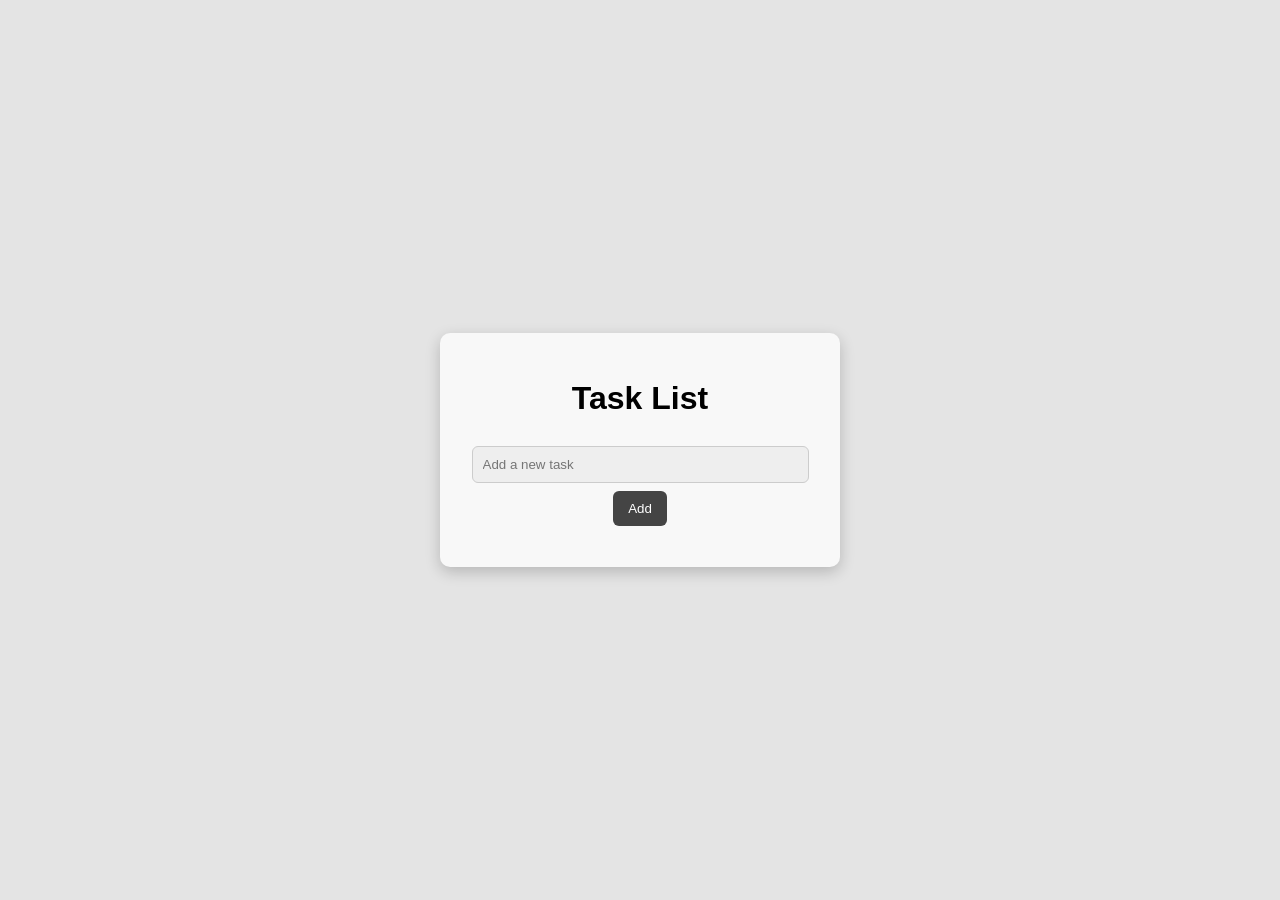
<file: week-7/To_do_2/index.html>
<!DOCTYPE html>
<html>
<meta charset="UTF-8">
<head>
<title>Minimal Todo</title>
<link rel="stylesheet" href="style.css">
</head>

<body>

<div class="todo-container">

<h1>Task List</h1>

<div class="task-input">
<input type="text" id="taskInput" placeholder="Add a new task">
<button onclick="addTask()">Add</button>
</div>

<ul id="taskList"></ul>

</div>

<script src="script.js"></script>

</body>
</html>
</file>
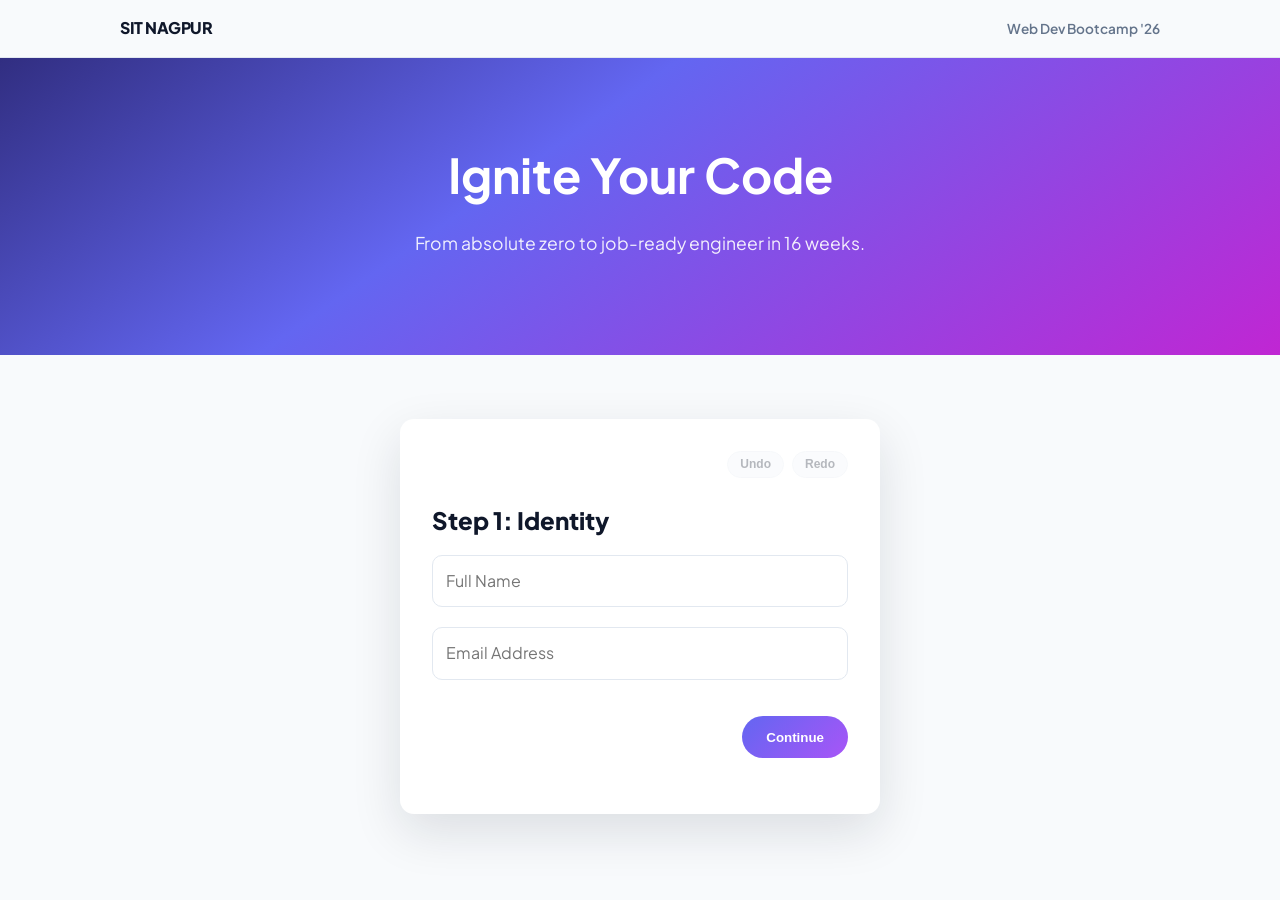
<file: boot_camp.html>
<!DOCTYPE html>
<html lang="en">
<head>
  <meta charset="UTF-8" />
  <meta name="viewport" content="width=device-width, initial-scale=1.0" />
  <title>SIT Nagpur | Web Dev Bootcamp</title>
  <link rel="preconnect" href="https://fonts.googleapis.com" />
  <link rel="preconnect" href="https://fonts.gstatic.com" crossorigin />
  <link href="https://fonts.googleapis.com/css2?family=Plus+Jakarta+Sans:wght@500;600;700;800&display=swap" rel="stylesheet" />
  <style>
    :root {
      --ink: #0f172a; --muted: #64748b; --line: #e2e8f0; --surface: #ffffff;
      --accent: #6366f1; --accent2: #a855f7; --wa: #25d366; --radius: 14px;
      --shadow: 0 18px 50px rgba(15, 23, 42, 0.12);
      --font: "Plus Jakarta Sans", system-ui, sans-serif;
    }

    * { box-sizing: border-box; }
    body { margin: 0; font-family: var(--font); color: var(--ink); background: #f8fafc; line-height: 1.55; overflow-x: hidden; }
    .wrap { width: min(1040px, 92%); margin-inline: auto; }

    /* Header & Hero */
    .header { position: sticky; top: 0; z-index: 50; background: rgba(248, 250, 252, 0.92); backdrop-filter: blur(10px); border-bottom: 1px solid var(--line); padding: 1rem 0; }
    .hero { background: linear-gradient(145deg, #312e81 0%, #6366f1 40%, #c026d3 100%); color: #fff; padding: 5rem 0; text-align: center; }
    
    /* Wizard Styles */
    .section { padding: 4rem 0; }
    .card { background: var(--surface); border-radius: var(--radius); padding: 2rem; box-shadow: var(--shadow); max-width: 480px; margin: auto; }
    .form-step { display: none; animation: rise 0.4s ease both; }
    .form-step.active { display: block; }
    
    h2 { font-size: 1.5rem; margin-bottom: 1rem; font-weight: 800; }
    input, select { 
      width: 100%; padding: 0.8rem; margin-bottom: 1.25rem; 
      border: 1px solid var(--line); border-radius: 10px; font: inherit; 
      transition: border-color 0.2s;
    }
    input:focus { outline: none; border-color: var(--accent); }

    .toolbar { display: flex; gap: 0.5rem; margin-bottom: 1.5rem; justify-content: flex-end; }
    .btn { 
      display: inline-flex; align-items: center; justify-content: center; 
      padding: 0.8rem 1.5rem; border-radius: 99px; border: none; 
      font-weight: 700; cursor: pointer; transition: all 0.2s;
    }
    .btn-primary { background: linear-gradient(135deg, var(--accent), var(--accent2)); color: white; }
    .btn-primary:hover { transform: translateY(-2px); box-shadow: 0 8px 20px rgba(99, 102, 241, 0.3); }
    .btn-mini { font-size: 0.75rem; padding: 0.35rem 0.75rem; background: #f1f5f9; color: var(--ink); border: 1px solid var(--line); }
    .btn-mini:disabled { opacity: 0.3; cursor: not-allowed; }
    
    .step-nav { display: flex; justify-content: space-between; gap: 1rem; margin-top: 1rem; }
    .btn-back { background: transparent; color: var(--muted); border: 1px solid var(--line); }

    @keyframes rise { from { opacity: 0; transform: translateY(15px); } to { opacity: 1; transform: translateY(0); } }
  </style>
</head>
<body>

  <header class="header">
    <div class="wrap" style="display:flex; justify-content:space-between; align-items:center;">
      <strong style="font-weight: 800; letter-spacing: -0.5px;">SIT NAGPUR</strong>
      <div style="font-size: 0.85rem; font-weight: 600; color: var(--muted);">Web Dev Bootcamp '26</div>
    </div>
  </header>

  <main>
    <section class="hero">
      <div class="wrap">
        <h1 style="font-size: 3rem; margin: 0;">Ignite Your Code</h1>
        <p style="opacity: 0.9; font-size: 1.1rem;">From absolute zero to job-ready engineer in 16 weeks.</p>
      </div>
    </section>

    <section class="section">
      <div class="wrap">
        <div class="card">
          <div class="toolbar">
            <button type="button" class="btn btn-mini" id="undoBtn" disabled title="Alt+Z">Undo</button>
            <button type="button" class="btn btn-mini" id="redoBtn" disabled title="Alt+Y">Redo</button>
          </div>

          <form id="applyForm">
            <div class="form-step active" data-step="1">
              <h2>Step 1: Identity</h2>
              <input name="name" type="text" placeholder="Full Name" required />
              <input name="email" type="email" placeholder="Email Address" required />
            </div>

            <div class="form-step" data-step="2">
              <h2>Step 2: Experience</h2>
              <select name="experience" required>
                <option value="">Choose Skill Level</option>
                <option>Beginner (Zero experience)</option>
                <option>Basic (Knows HTML/CSS)</option>
                <option>Intermediate (Knows JS)</option>
              </select>
              <input name="phone" type="tel" placeholder="Phone Number" required />
            </div>

            <div class="step-nav">
              <button type="button" class="btn btn-back" id="prevBtn" style="visibility:hidden">Back</button>
              <button type="button" class="btn btn-primary" id="nextBtn">Continue</button>
            </div>
          </form>
          <p id="formNote" style="text-align:center; font-weight: 700; color:#15803d; margin-top:1.5rem;"></p>
        </div>
      </div>
    </section>
  </main>

  <script>
    (function() {
      const form = document.getElementById("applyForm");
      const steps = document.querySelectorAll(".form-step");
      const nextBtn = document.getElementById("nextBtn");
      const prevBtn = document.getElementById("prevBtn");
      const undoBtn = document.getElementById("undoBtn");
      const redoBtn = document.getElementById("redoBtn");
      let currentStep = 1;

      // --- Navigation Management ---
      const updateStep = (direction) => {
        steps[currentStep - 1].classList.remove("active");
        currentStep += direction;
        steps[currentStep - 1].classList.add("active");
        
        prevBtn.style.visibility = currentStep === 1 ? "hidden" : "visible";
        nextBtn.textContent = currentStep === steps.length ? "Apply Now" : "Continue";
      };

      nextBtn.addEventListener("click", () => {
        const inputs = steps[currentStep - 1].querySelectorAll('input, select');
        const isValid = Array.from(inputs).every(input => input.checkValidity());
        
        if (!isValid) {
          form.reportValidity();
          return;
        }

        if (currentStep < steps.length) updateStep(1);
        else form.requestSubmit();
      });

      prevBtn.addEventListener("click", () => updateStep(-1));

      // --- State Management (Undo/Redo) ---
      const getFields = () => ({
        name: form.elements.name.value,
        email: form.elements.email.value,
        phone: form.elements.phone.value,
        experience: form.elements.experience.value
      });

      let stack = [getFields()], i = 0, timer;

      const setFields = (state) => {
        form.elements.name.value = state.name;
        form.elements.email.value = state.email;
        form.elements.phone.value = state.phone;
        form.elements.experience.value = state.experience;
        updateUI();
      };

      const updateUI = () => {
        undoBtn.disabled = i <= 0;
        redoBtn.disabled = i >= stack.length - 1;
      };

      form.addEventListener("input", () => {
        clearTimeout(timer);
        timer = setTimeout(() => {
          const currentState = getFields();
          if (JSON.stringify(currentState) === JSON.stringify(stack[i])) return;
          
          stack = stack.slice(0, i + 1);
          stack.push(currentState);
          i = stack.length - 1;
          updateUI();
        }, 300);
      });

      undoBtn.onclick = () => { if (i > 0) setFields(stack[--i]); };
      redoBtn.onclick = () => { if (i < stack.length - 1) setFields(stack[++i]); };

      // Shortcuts (Alt+Z / Alt+Y)
      window.onkeydown = (e) => {
        if (!e.altKey) return;
        if (e.key.toLowerCase() === "z") { e.preventDefault(); undoBtn.click(); }
        if (e.key.toLowerCase() === "y") { e.preventDefault(); redoBtn.click(); }
      };

      // Form Submission
      form.onsubmit = (e) => {
        e.preventDefault();
        document.getElementById("formNote").textContent = "Submission Received! We'll reach out within 24h.";
        form.reset();
        stack = [getFields()]; i = 0; updateUI();
        updateStep(-(currentStep - 1));
      };
    })();
  </script>
</body>
</html>
</file>
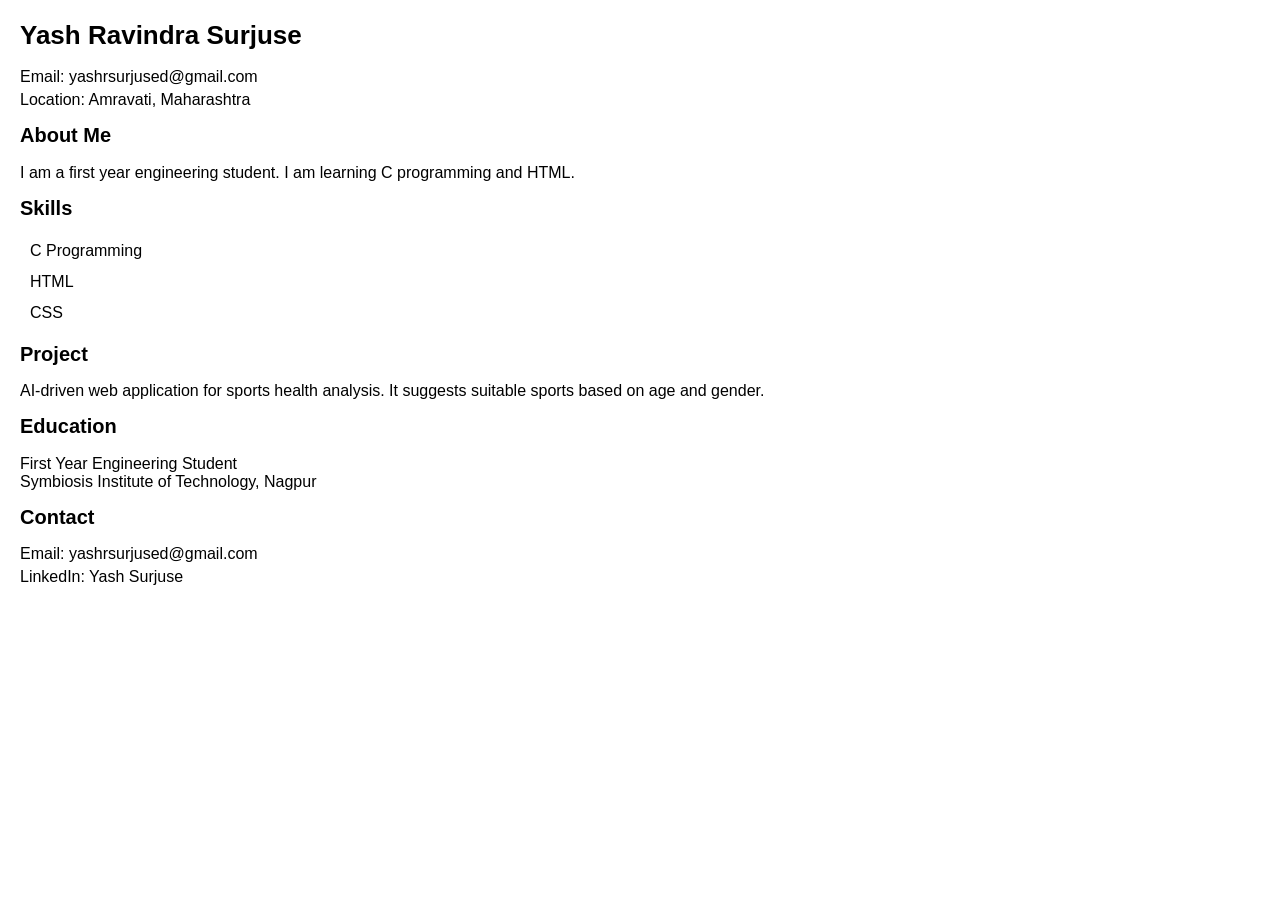
<file: week-1/portfolio.html>
<!DOCTYPE html>
<html>
<head>
    <title>My Portfolio</title>
    <style>
       
        body {
            font-family: Arial, sans-serif;
            color: black;
            margin: 20px;
        }

        h1 {
            font-size: 26px;
        }

        h2 {
            font-size: 20px;
            margin-top: 15px;
        }

        p {
            margin: 5px 0;
        }

        ul {
            list-style-type: none; /* remove bullets */
            padding: 0;
        }

        ul li {
            
       /* light gray */
            padding: 5px 10px;
            margin: 3px 5px 3px 0;
            border-radius: 5px;
        }

        a {
            color: black;
            text-decoration: none;
        }
    </style>
</head>
<body>

    <h1>Yash Ravindra Surjuse</h1>

    <p>Email: yashrsurjused@gmail.com</p>
    <p>Location: Amravati, Maharashtra</p>

    <h2>About Me</h2>
    <p>I am a first year engineering student. I am learning C programming and HTML.</p>

    <h2>Skills</h2>
    <ul>
        <li>C Programming</li>
        <li>HTML</li>
        <li>CSS</li>
    </ul>

    <h2>Project</h2>
    <p>AI-driven web application for sports health analysis. It suggests suitable sports based on age and gender.</p>

    <h2>Education</h2>
    <p>First Year Engineering Student<br>Symbiosis Institute of Technology, Nagpur</p>

    <h2>Contact</h2>
    <p>Email: yashrsurjused@gmail.com</p>
    <p>LinkedIn: Yash Surjuse</p>

</body>
</html>
</file>
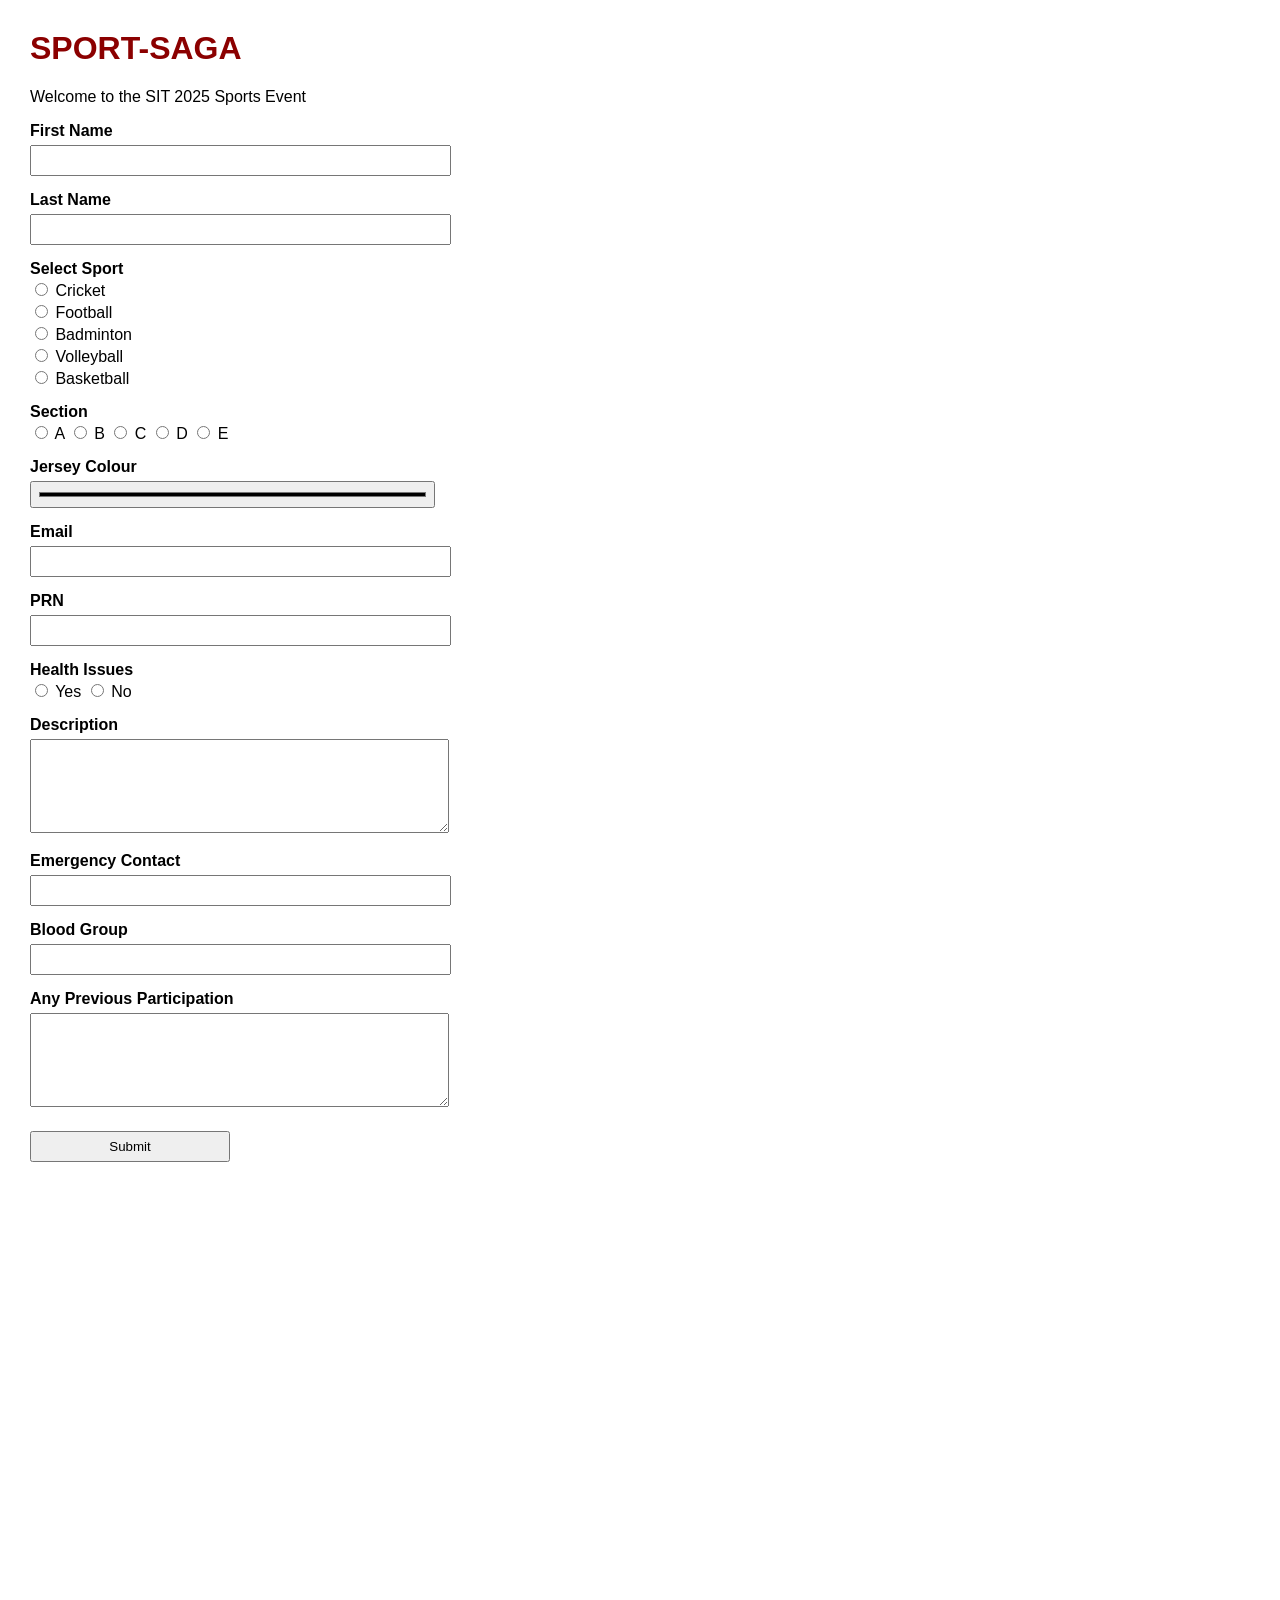
<file: week-3/Form 2 code.html>
<!DOCTYPE html>
<html>
<head>
<title>Sports Event Form</title>

<style>
body {
    margin: 0;
    font-family: Arial, sans-serif;

        background-image: url("file:///C:/Users/Angad%20Mankar/Downloads/sports.jpg");
    background-size: cover;
    background-repeat: no-repeat;
    background-attachment: fixed;
}


.form {
    width: 450px;
    padding: 30px;

      background-color: rgba(255, 255, 255, 0.55);

    min-height: 200vh;
}
h1 {
    color: darkred;
    margin-top: 0;
}

label {
    font-weight: bold;
    display: block;
    margin-top: 15px;
}

input, textarea {
    width: 90%;
    padding: 6px;
    margin-top: 5px;
}

textarea {
    height: 80px;
}

input[type="radio"] {
    width: auto;
}

input[type="submit"] {
    width: 200px;
    margin-top: 20px;
}
</style>

</head>

<body>

<div class="form">

<h1>SPORT-SAGA</h1>
<p>Welcome to the SIT 2025 Sports Event</p>

<label>First Name</label>
<input type="text">

<label>Last Name</label>
<input type="text">

<label>Select Sport</label>
<input type="radio" name="sport"> Cricket <br>
<input type="radio" name="sport"> Football <br>
<input type="radio" name="sport"> Badminton <br>
<input type="radio" name="sport"> Volleyball <br>
<input type="radio" name="sport"> Basketball <br>

<label>Section</label>
<input type="radio" name="sec"> A
<input type="radio" name="sec"> B
<input type="radio" name="sec"> C
<input type="radio" name="sec"> D
<input type="radio" name="sec"> E

<label>Jersey Colour</label>
<input type="color">

<label>Email</label>
<input type="email">

<label>PRN</label>
<input type="text">

<label>Health Issues</label>
<input type="radio" name="health"> Yes
<input type="radio" name="health"> No

<label>Description</label>
<textarea></textarea>

<label>Emergency Contact</label>
<input type="text">

<label>Blood Group</label>
<input type="text">

<label>Any Previous Participation</label>
<textarea></textarea>

<input type="submit" value="Submit">

</div>

</body>
</html>
</file>
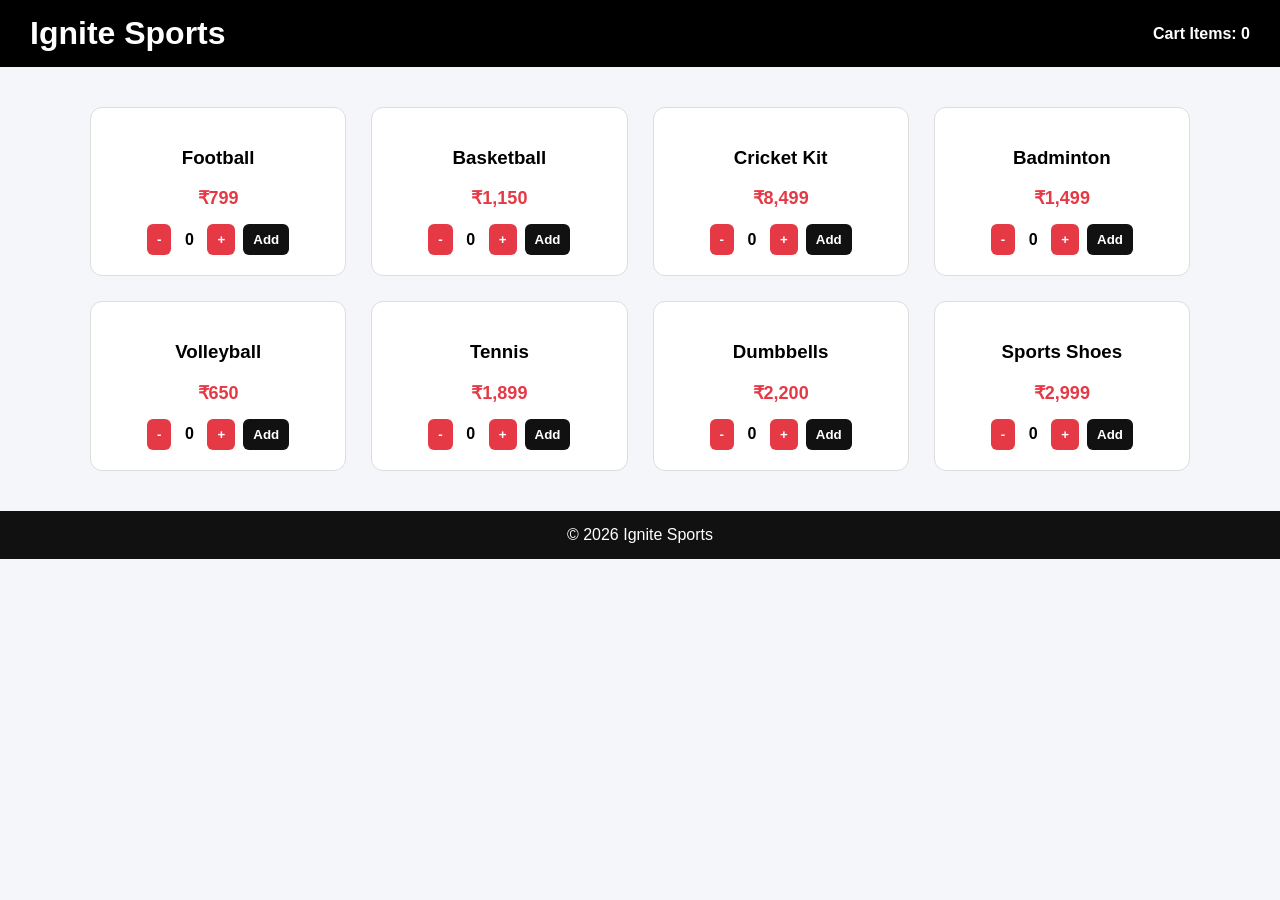
<file: week-4/product_page.html>
<!DOCTYPE html>
<html>
<head>
    <title>Ignite Sports</title>

    <style>
        body{
            margin:0;
            font-family:Arial, sans-serif;
            background:#f4f6f9;
        }

        header{
            background:black;
            color:white;
            padding:15px 30px;
            display:flex;
            justify-content:space-between;
            align-items:center;
        }

        header h1{
            margin:0;
        }

        .cart-count{
            font-weight:bold;
        }

        .container{
            width:90%;
            max-width:1100px;
            margin:40px auto;
        }

        .grid{
            display:grid;
            grid-template-columns:repeat(auto-fit,minmax(230px,1fr));
            gap:25px;
        }

        .card{
            background:white;
            padding:20px;
            border-radius:12px;
            text-align:center;
            border:1px solid #ddd;
            transition:0.3s;
        }

        .price{
            color:#e63946;
            font-weight:bold;
            margin:10px 0 15px;
            font-size:18px;
        }

        .controls{
            display:flex;
            justify-content:center;
            align-items:center;
            gap:8px;
        }

        button{
            padding:8px 10px;
            border:none;
            cursor:pointer;
            border-radius:6px;
            font-weight:bold;
        }

        .qty-btn{
            background:#e63946;
            color:white;
        }

        .qty-btn:hover{
            background:#c62828;
        }

        .cart-btn{
            background:#111;
            color:white;
        }

        .cart-btn:hover{
            background:#333;
        }

        span{
            min-width:20px;
            font-weight:bold;
            font-size:16px;
        }

        footer{
            text-align:center;
            padding:15px;
            background:#111;
            color:white;
            margin-top:40px;
        }

    </style>
</head>

<body>

<header>
    <h1>Ignite Sports</h1>
    <div class="cart-count">
        Cart Items: <span id="cartTotal">0</span>
    </div>
</header>

<div class="container">
    <div class="grid">

        <!-- 8 Sports Cards -->

        <div class="card">
            <h3>Football</h3>
            <p class="price">₹799</p>
            <div class="controls">
                <button class="qty-btn" onclick="decrease('q1')">-</button>
                <span id="q1">0</span>
                <button class="qty-btn" onclick="increase('q1')">+</button>
                <button class="cart-btn" onclick="addToCart('q1')">Add</button>
            </div>
        </div>

        <div class="card">
            <h3>Basketball</h3>
            <p class="price">₹1,150</p>
            <div class="controls">
                <button class="qty-btn" onclick="decrease('q2')">-</button>
                <span id="q2">0</span>
                <button class="qty-btn" onclick="increase('q2')">+</button>
                <button class="cart-btn" onclick="addToCart('q2')">Add</button>
            </div>
        </div>

        <div class="card">
            <h3>Cricket Kit</h3>
            <p class="price">₹8,499</p>
            <div class="controls">
                <button class="qty-btn" onclick="decrease('q3')">-</button>
                <span id="q3">0</span>
                <button class="qty-btn" onclick="increase('q3')">+</button>
                <button class="cart-btn" onclick="addToCart('q3')">Add</button>
            </div>
        </div>

        <div class="card">
            <h3>Badminton</h3>
            <p class="price">₹1,499</p>
            <div class="controls">
                <button class="qty-btn" onclick="decrease('q4')">-</button>
                <span id="q4">0</span>
                <button class="qty-btn" onclick="increase('q4')">+</button>
                <button class="cart-btn" onclick="addToCart('q4')">Add</button>
            </div>
        </div>

        <div class="card">
            <h3>Volleyball</h3>
            <p class="price">₹650</p>
            <div class="controls">
                <button class="qty-btn" onclick="decrease('q5')">-</button>
                <span id="q5">0</span>
                <button class="qty-btn" onclick="increase('q5')">+</button>
                <button class="cart-btn" onclick="addToCart('q5')">Add</button>
            </div>
        </div>

        <div class="card">
            <h3>Tennis</h3>
            <p class="price">₹1,899</p>
            <div class="controls">
                <button class="qty-btn" onclick="decrease('q6')">-</button>
                <span id="q6">0</span>
                <button class="qty-btn" onclick="increase('q6')">+</button>
                <button class="cart-btn" onclick="addToCart('q6')">Add</button>
            </div>
        </div>

        <div class="card">
            <h3>Dumbbells</h3>
            <p class="price">₹2,200</p>
            <div class="controls">
                <button class="qty-btn" onclick="decrease('q7')">-</button>
                <span id="q7">0</span>
                <button class="qty-btn" onclick="increase('q7')">+</button>
                <button class="cart-btn" onclick="addToCart('q7')">Add</button>
            </div>
        </div>

        <div class="card">
            <h3>Sports Shoes</h3>
            <p class="price">₹2,999</p>
            <div class="controls">
                <button class="qty-btn" onclick="decrease('q8')">-</button>
                <span id="q8">0</span>
                <button class="qty-btn" onclick="increase('q8')">+</button>
                <button class="cart-btn" onclick="addToCart('q8')">Add</button>
            </div>
        </div>

    </div>
</div>

<footer>
    © 2026 Ignite Sports
</footer>

<script>
let totalCart = 0;

function increase(id){
    let element = document.getElementById(id);
    element.innerText = parseInt(element.innerText) + 1;
}

function decrease(id){
    let element = document.getElementById(id);
    let value = parseInt(element.innerText);
    if(value > 0){
        element.innerText = value - 1;
    }
}

function addToCart(id){
    let quantity = parseInt(document.getElementById(id).innerText);

    if(quantity > 0){
        totalCart += quantity;
        document.getElementById("cartTotal").innerText = totalCart;
        document.getElementById(id).innerText = 0;
    }
}
</script>

</body>
</html>
</file>
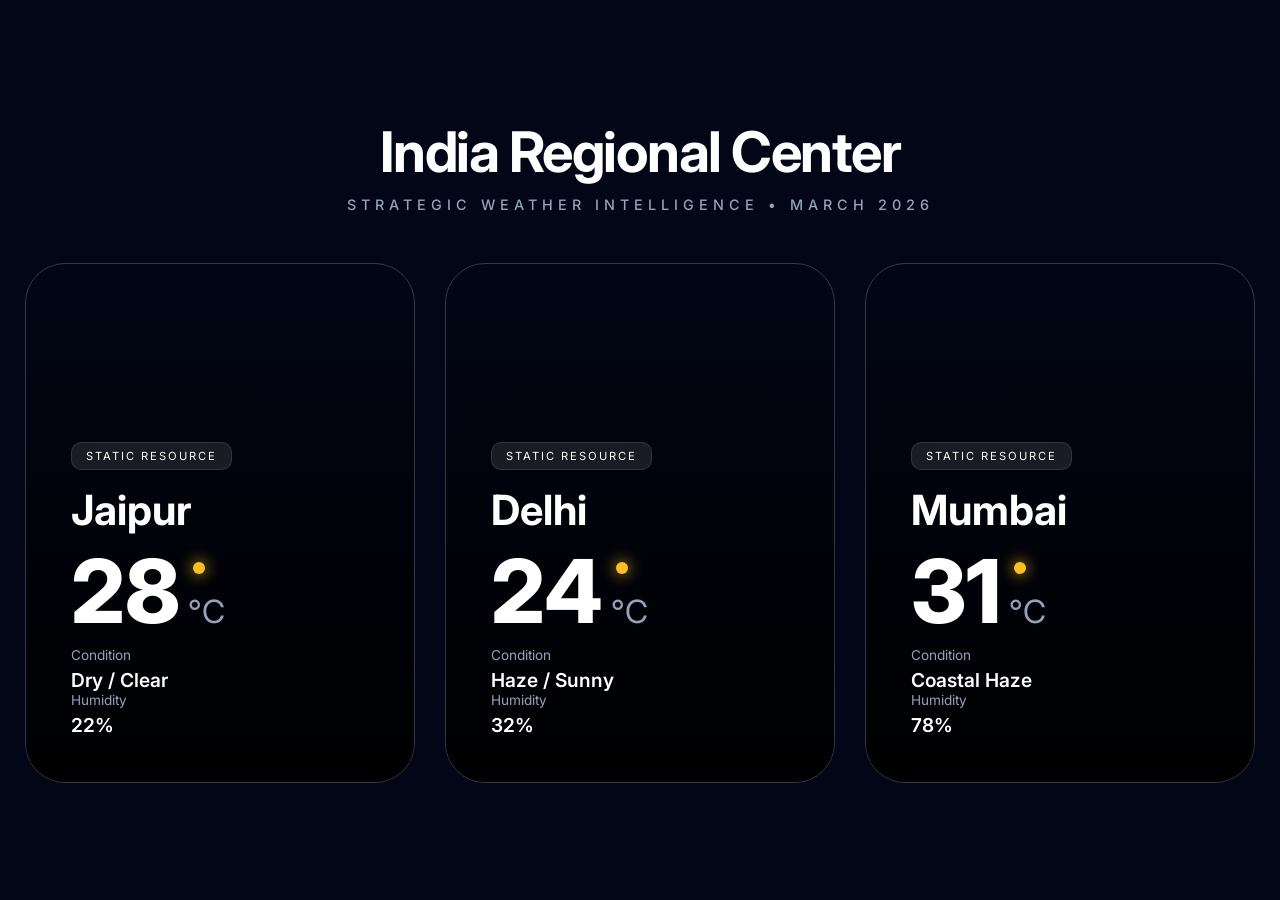
<file: week-9/Weather_panel.html>
<!DOCTYPE html>
<html lang="en">
<head>
    <meta charset="UTF-8">
    <meta name="viewport" content="width=device-width, initial-scale=1.0">
    <title>India Regional Center | Weather Intelligence</title>
    <link href="https://fonts.googleapis.com/css2?family=Inter:wght@300;400;600;700&display=swap" rel="stylesheet">
    <style>
        :root {
            --bg-deep-slate: #020617;
            --glass-border: rgba(255, 255, 255, 0.2);
            --text-white: #ffffff;
            --text-muted: #94a3b8;
            /* High-Contrast Scrim for professional readability */
            --vignette-scrim: linear-gradient(180deg, rgba(0,0,0,0.1) 0%, rgba(0,0,0,0.95) 95%);
        }

        * { margin: 0; padding: 0; box-sizing: border-box; font-family: 'Inter', sans-serif; }

        body {
            background-color: var(--bg-deep-slate);
            color: var(--text-white);
            min-height: 100vh;
            display: flex;
            flex-direction: column;
            align-items: center;
            justify-content: center;
            padding: 25px;
        }

        .dashboard-header {
            text-align: center;
            margin-bottom: 50px;
            z-index: 10;
        }

        .dashboard-header h1 { 
            font-size: 3.5rem; 
            font-weight: 700; 
            letter-spacing: -1.5px;
            margin-bottom: 10px;
            color: #ffffff;
        }

        .dashboard-header p { 
            font-size: 0.9rem; 
            text-transform: uppercase; 
            letter-spacing: 5px; 
            color: var(--text-muted); 
            font-weight: 500;
        }

        .weather-grid {
            display: grid;
            grid-template-columns: repeat(3, 1fr);
            gap: 30px;
            width: 100%;
            max-width: 1250px;
        }

        .city-card {
            position: relative;
            height: 520px;
            border-radius: 40px;
            overflow: hidden;
            border: 1px solid var(--glass-border);
            transition: all 0.6s cubic-bezier(0.16, 1, 0.3, 1);
            display: flex;
            flex-direction: column;
            justify-content: flex-end;
            padding: 45px;
            cursor: pointer;
        }

        .city-card:hover {
            transform: translateY(-15px) scale(1.02);
            box-shadow: 0 40px 80px rgba(0,0,0,0.6);
        }

        .city-bg {
            position: absolute;
            top: 0; left: 0; width: 100%; height: 100%;
            background-size: cover;
            background-position: center;
            z-index: 1;
            transition: transform 1.2s ease;
        }

        .city-card:hover .city-bg { transform: scale(1.1); }

        .scrim {
            position: absolute;
            top: 0; left: 0; width: 100%; height: 100%;
            background: var(--vignette-scrim);
            z-index: 2;
        }

        .card-content { position: relative; z-index: 3; }

        .tag {
            display: inline-block;
            padding: 6px 14px;
            background: rgba(255,255,255,0.1);
            backdrop-filter: blur(10px);
            border-radius: 10px;
            font-size: 0.7rem;
            text-transform: uppercase;
            letter-spacing: 2px;
            margin-bottom: 15px;
            border: 1px solid rgba(255,255,255,0.1);
        }

        .city-name { font-size: 2.6rem; font-weight: 700; margin-bottom: 5px; }
        
        .temp-row { display: flex; align-items: baseline; margin: 12px 0; position: relative; }
        
        .temp-val { 
            font-size: 5.5rem; 
            font-weight: 800; 
            line-height: 1; 
            position: relative;
        }

        /* Temperature Pulse Effect */
        .temp-val::after {
            content: '';
            position: absolute;
            top: 15px;
            right: -25px;
            width: 12px;
            height: 12px;
            background-color: #fbbf24; 
            border-radius: 50%;
            box-shadow: 0 0 15px #fbbf24;
            animation: livePulse 2s infinite;
        }

        @keyframes livePulse {
            0% { transform: scale(0.9); opacity: 0.8; box-shadow: 0 0 0 0 rgba(251, 191, 36, 0.7); }
            70% { transform: scale(1.1); opacity: 1; box-shadow: 0 0 0 12px rgba(251, 191, 36, 0); }
            100% { transform: scale(0.9); opacity: 0.8; box-shadow: 0 0 0 0 rgba(251, 191, 36, 0); }
        }

        .temp-unit { font-size: 2rem; color: var(--text-muted); margin-left: 8px; }

        .metrics-footer {
            display: flex;
            justify-content: space-between;
            margin-top: 30px;
            padding-top: 25px;
            border-top: 1px solid rgba(255,255,255,0.15);
        }

        .metric-item { font-size: 0.85rem; color: var(--text-muted); }
        .metric-item b { display: block; font-size: 1.2rem; color: #fff; margin-top: 5px; font-weight: 600; }

        @media (max-width: 1000px) {
            .weather-grid { grid-template-columns: 1fr; }
            .city-card { height: 450px; }
        }
    </style>
</head>
<body>

    <header class="dashboard-header">
        <h1>India Regional Center</h1>
        <p>Strategic Weather Intelligence • March 2026</p>
    </header>

    <main class="weather-grid" id="ui-grid">
        </main>

    <script>
        const CITIES = [
            { 
                name: "Jaipur", 
                temp: 28, 
                cond: "Dry / Clear", 
                hum: "22%", 
                img: "https://images.unsplash.com/photo-1599661046289-e31897846e41?auto=format&fit=crop&q=80&w=1200" 
            },
            { 
                name: "Delhi", 
                temp: 24, 
                cond: "Haze / Sunny", 
                hum: "32%", 
                img: "https://images.unsplash.com/photo-1587474260584-136574528ed5?auto=format&fit=crop&q=80&w=1200" 
            },
            { 
                name: "Mumbai", 
                temp: 31, 
                cond: "Coastal Haze", 
                hum: "78%", 
                img: "https://images.unsplash.com/photo-1566552881560-0be862a7c445?auto=format&fit=crop&q=80&w=1200" 
            }
        ];

        const renderApp = () => {
            const container = document.getElementById('ui-grid');
            container.innerHTML = CITIES.map(city => `
                <article class="city-card">
                    <div class="city-bg" style="background-image: url('${city.img}')"></div>
                    <div class="scrim"></div>
                    
                    <div class="card-content">
                        <span class="tag">Static Resource</span>
                        <h2 class="city-name">${city.name}</h2>
                        
                        <div class="temp-row">
                            <span class="temp-val">${city.temp}</span>
                            <span class="temp-unit">°C</span>
                        </div>

                        <div class="footer-metrics">
                            <div class="metric-item">Condition <b>${city.cond}</b></div>
                            <div class="metric-item">Humidity <b>${city.hum}</b></div>
                        </div>
                    </div>
                </article>
            `).join('');
        };

        document.addEventListener('DOMContentLoaded', renderApp);
    </script>
</body>
</html>
</file>
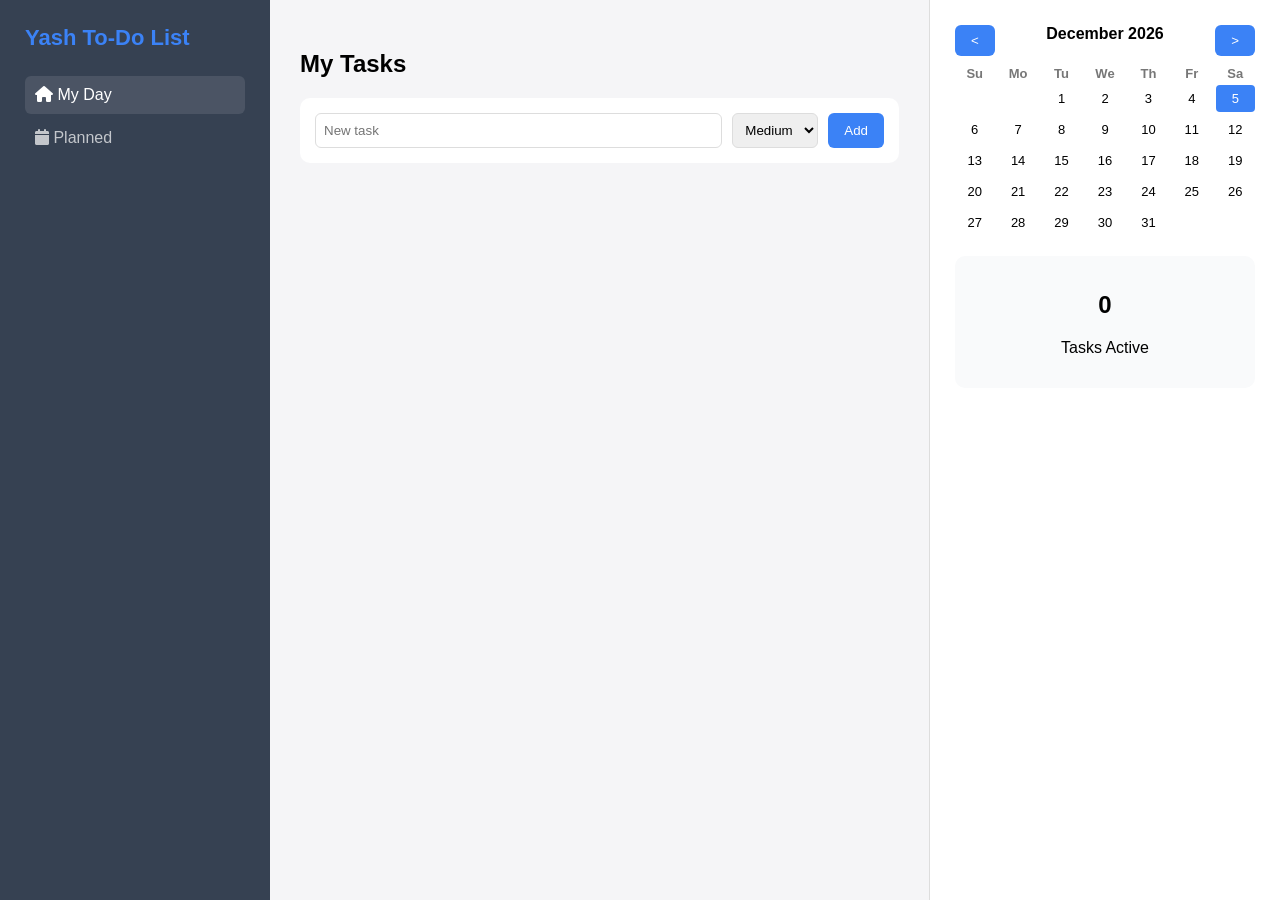
<file: week-7/To_do_1/to_do_1.html>
<!DOCTYPE html>
<html lang="en">

<head>
<meta charset="UTF-8">
<meta name="viewport" content="width=device-width, initial-scale=1.0">

<title>Yash To-Do List</title>

<link rel="stylesheet"
href="https://cdnjs.cloudflare.com/ajax/libs/font-awesome/6.0.0/css/all.min.css">

<style>

/* ===== GLOBAL ===== */

:root{
    --primary:#3b82f6;
    --sidebar:#364152;
    --bg:#f5f5f7;
}

body{
    margin:0;
    font-family:Segoe UI, sans-serif;
    background:var(--bg);
    display:flex;
    height:100vh;
}

/* ===== SIDEBAR ===== */

.sidebar{
    width:220px;
    background:var(--sidebar);
    color:white;
    padding:25px;
}

.logo{
    font-size:22px;
    font-weight:bold;
    color:var(--primary);
    margin-bottom:25px;
}

.nav-item{
    padding:10px;
    border-radius:6px;
    cursor:pointer;
    opacity:.7;
    margin-bottom:5px;
}

.nav-item.active{
    background:rgba(255,255,255,0.1);
    opacity:1;
}

/* ===== MAIN CONTENT ===== */

.main{
    flex:1;
    padding:30px;
    overflow-y:auto;
}

.input-box{
    display:flex;
    gap:10px;
    background:white;
    padding:15px;
    border-radius:10px;
    margin-bottom:20px;
}

input,select{
    padding:8px;
    border:1px solid #ddd;
    border-radius:6px;
}

input{
    flex:1;
}

button{
    background:var(--primary);
    border:none;
    color:white;
    padding:8px 16px;
    border-radius:6px;
    cursor:pointer;
}

/* ===== TASKS ===== */

.task-list{
    display:grid;
    grid-template-columns:repeat(auto-fill,minmax(240px,1fr));
    gap:15px;
}

.task{
    background:white;
    padding:15px;
    border-radius:10px;
    border-left:5px solid #ccc;
    position:relative;
}

.task.High{border-left-color:#ef4444;}
.task.Medium{border-left-color:#f59e0b;}
.task.Low{border-left-color:#10b981;}

.task.completed{
    opacity:.5;
}

.task.completed h3{
    text-decoration:line-through;
}

.delete{
    position:absolute;
    top:10px;
    right:10px;
    border:none;
    background:none;
    cursor:pointer;
}

/* ===== RIGHT PANEL ===== */

.right{
    width:300px;
    background:white;
    padding:25px;
    border-left:1px solid #ddd;
}

.calendar-head{
    display:flex;
    justify-content:space-between;
    margin-bottom:10px;
    font-weight:bold;
}

.calendar{
    display:grid;
    grid-template-columns:repeat(7,1fr);
    text-align:center;
    gap:4px;
    font-size:13px;
}

.day-name{
    font-weight:bold;
    color:#777;
}

.day{
    padding:6px;
    border-radius:4px;
    cursor:pointer;
}

.day:hover{
    background:#eee;
}

.today{
    background:var(--primary);
    color:white;
}

.stat{
    margin-top:20px;
    background:#f9fafb;
    padding:15px;
    text-align:center;
    border-radius:10px;
}

</style>
</head>

<body>

<!-- ===== SIDEBAR ===== -->

<div class="sidebar">

<div class="logo">Yash To-Do List</div>

<div class="nav-item active">
<i class="fa-solid fa-house"></i> My Day
</div>

<div class="nav-item">
<i class="fa-solid fa-calendar"></i> Planned
</div>

</div>

<!-- ===== MAIN ===== -->

<div class="main">

<h2>My Tasks</h2>

<div class="input-box">

<input id="taskInput" type="text" placeholder="New task">

<select id="prioInput">
<option value="High">High</option>
<option value="Medium" selected>Medium</option>
<option value="Low">Low</option>
</select>

<button onclick="addTask()">Add</button>

</div>

<div class="task-list" id="tasks"></div>

</div>

<!-- ===== RIGHT PANEL ===== -->

<div class="right">

<div class="calendar-head">
<button onclick="changeMonth(-1)"><</button>
<span id="monthYear"></span>
<button onclick="changeMonth(1)">></button>
</div>

<div class="calendar" id="calendar"></div>

<div class="stat">
<h2 id="count">0</h2>
<p>Tasks Active</p>
</div>

</div>

<script>

/* ===== TASK SYSTEM ===== */

let tasks = JSON.parse(localStorage.getItem("tasks")) || [];
let curr = new Date();

function addTask(){

let text = document.getElementById("taskInput").value;

if(!text) return;

tasks.push({
id: Date.now(),
text: text,
prio: document.getElementById("prioInput").value,
done: false
});

document.getElementById("taskInput").value = "";

render();
}

function toggle(id){

tasks = tasks.map(t =>
t.id === id ? {...t, done: !t.done} : t
);

render();
}

function del(id){

tasks = tasks.filter(t => t.id !== id);

render();
}

function render(){

localStorage.setItem("tasks", JSON.stringify(tasks));

let box = document.getElementById("tasks");

box.innerHTML = "";

tasks.forEach(t => {

let card = document.createElement("div");

card.className = `task ${t.prio} ${t.done ? 'completed' : ''}`;

card.innerHTML = `
<input type="checkbox" ${t.done ? 'checked' : ''} onchange="toggle(${t.id})">
<h3>${t.text}</h3>
<button class="delete" onclick="del(${t.id})">
<i class="fa-solid fa-trash"></i>
</button>
`;

box.appendChild(card);

});

document.getElementById("count").innerText = tasks.length;

}

/* ===== CALENDAR ===== */

function renderCalendar(){

let grid = document.getElementById("calendar");

grid.innerHTML = "";

let y = curr.getFullYear();
let m = curr.getMonth();

document.getElementById("monthYear").innerText =
curr.toLocaleString("default",{month:"long",year:"numeric"});

let days = ["Su","Mo","Tu","We","Th","Fr","Sa"];

days.forEach(d=>{
grid.innerHTML += `<div class="day-name">${d}</div>`;
});

let first = new Date(y,m,1).getDay();
let last = new Date(y,m+1,0).getDate();

for(let i=0;i<first;i++){
grid.innerHTML += "<div></div>";
}

for(let d=1; d<=last; d++){

let today =
d === new Date().getDate() &&
m === new Date().getMonth() &&
y === new Date().getFullYear();

grid.innerHTML += `<div class="day ${today?'today':''}">${d}</div>`;

}

}

function changeMonth(v){

curr.setMonth(curr.getMonth()+v);

renderCalendar();

}

render();
renderCalendar();

</script>

</body>
</html>
</file>
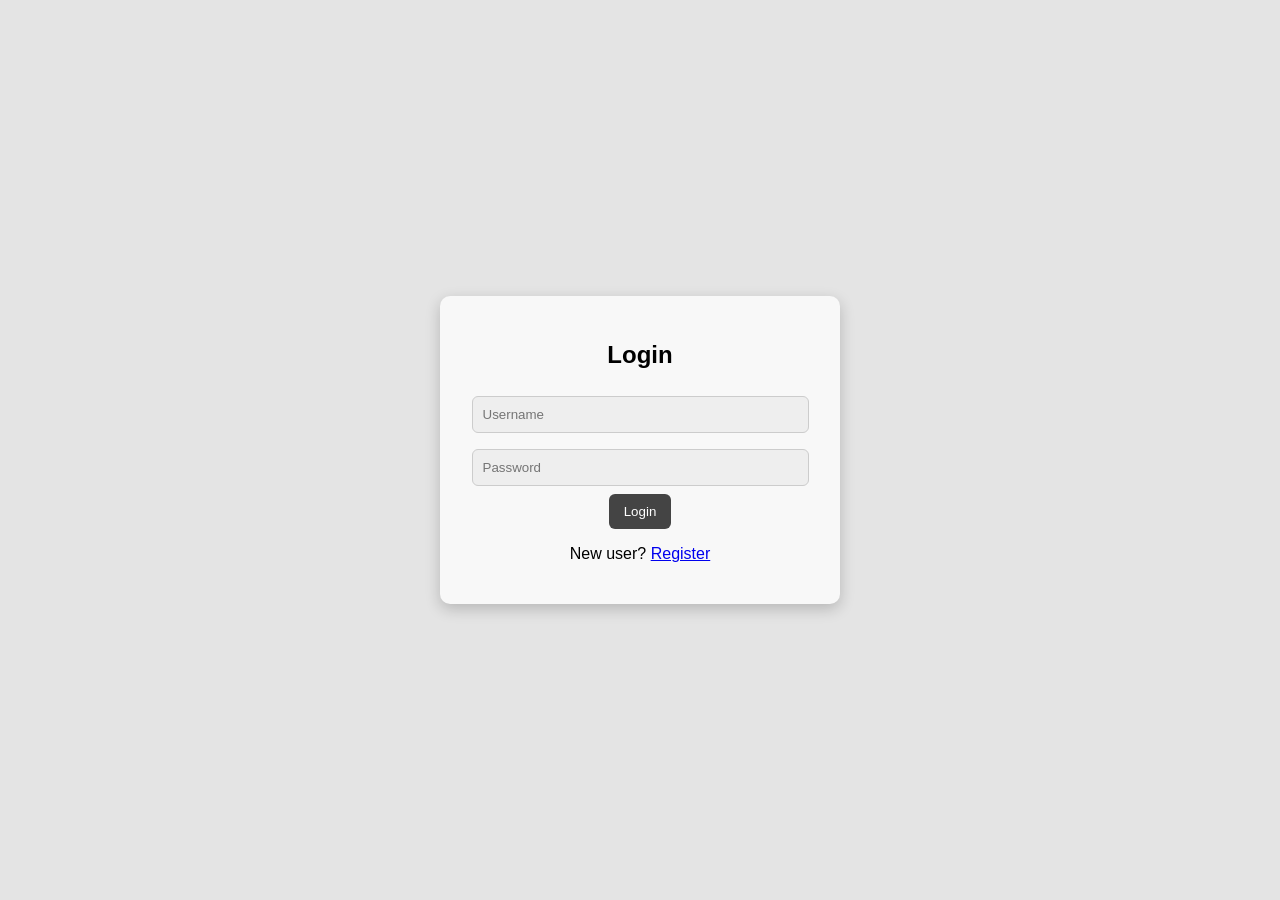
<file: week-7/To_do_2/login.html>
<!DOCTYPE html>
<html>
<meta charset="UTF-8">
<head>
<title>Login</title>
<link rel="stylesheet" href="style.css">
</head>

<body>

<div class="auth-container">

<h2>Login</h2>

<input type="text" id="loginUser" placeholder="Username">
<input type="password" id="loginPass" placeholder="Password">

<button onclick="login()">Login</button>

<p>New user? <a href="register.html">Register</a></p>

</div>

<script src="script.js"></script>

</body>
</html>
</file>
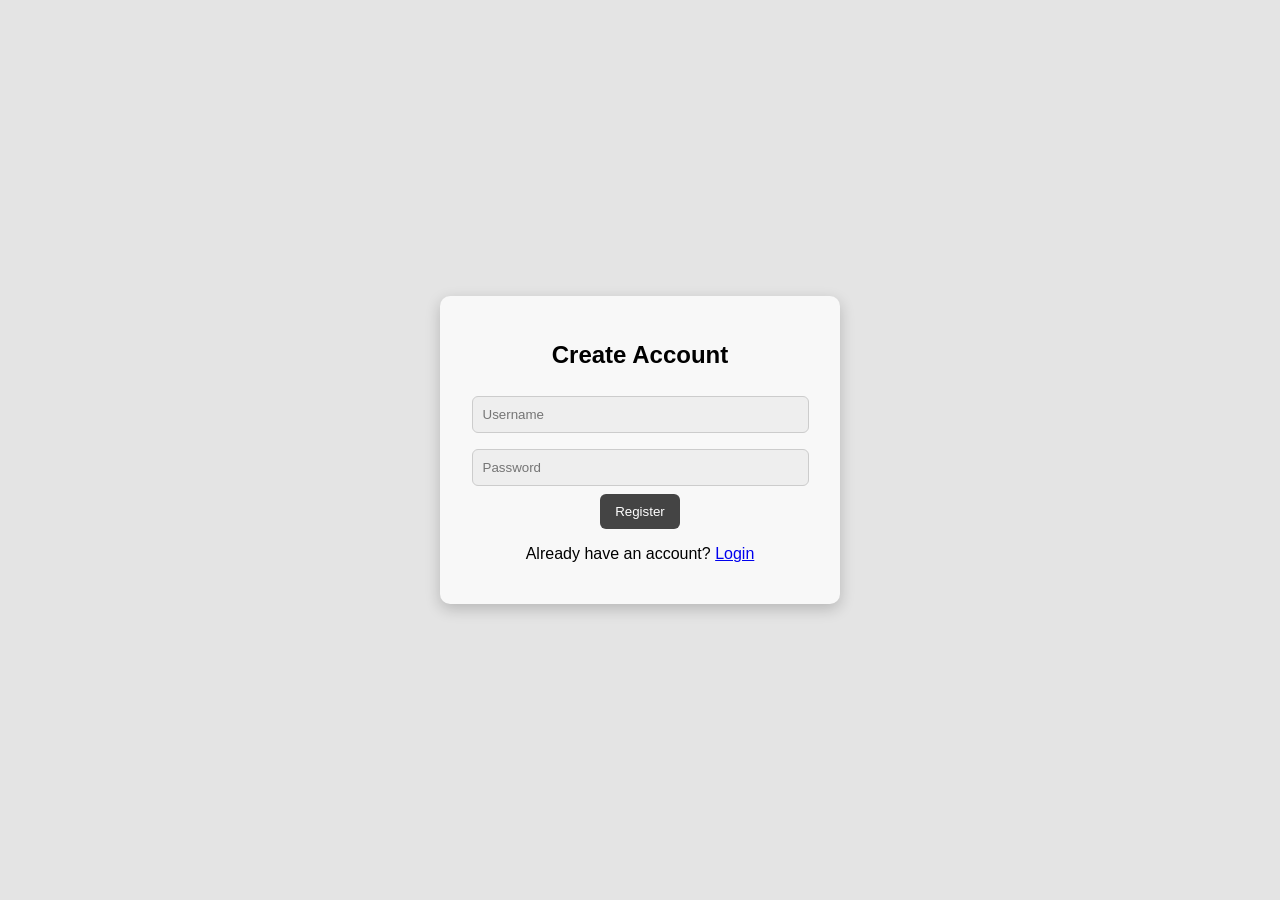
<file: week-7/To_do_2/register.html>
<!DOCTYPE html>
<html>
<meta charset="UTF-8">
<head>
<title>Register</title>
<link rel="stylesheet" href="style.css">
</head>

<body>

<div class="auth-container">

<h2>Create Account</h2>

<input type="text" id="regUser" placeholder="Username">
<input type="password" id="regPass" placeholder="Password">

<button onclick="register()">Register</button>

<p>Already have an account? <a href="login.html">Login</a></p>

</div>

<script src="script.js"></script>

</body>
</html>
</file>
<file: week-7/To_do_2/style.css>
body{
font-family:Arial;
background:#e4e4e4;
display:flex;
justify-content:center;
align-items:center;
height:100vh;
margin:0;
}

.auth-container, .todo-container{
background:#f8f8f8;
padding:25px;
width:350px;
border-radius:10px;
box-shadow:0 5px 15px rgba(0,0,0,0.2);
text-align:center;
}

input{
width:90%;
padding:10px;
margin:8px 0;
border:1px solid #ccc;
border-radius:6px;
background:#eee;
}

button{
background:#444;
color:white;
border:none;
padding:10px 15px;
border-radius:6px;
cursor:pointer;
}

button:hover{
background:#222;
}

ul{
list-style:none;
padding:0;
}

li{
display:flex;
justify-content:space-between;
align-items:center;
background:#ececec;
padding:8px;
margin-top:8px;
border-radius:6px;
}

.completed{
text-decoration:line-through;
color:#777;
}

.actions{
display:flex;
gap:5px;
}

.logout{
margin-top:15px;
background:#222;
}

#taskCounter{
color:#555;
font-size:14px;
margin-bottom:10px;
}
</file>
